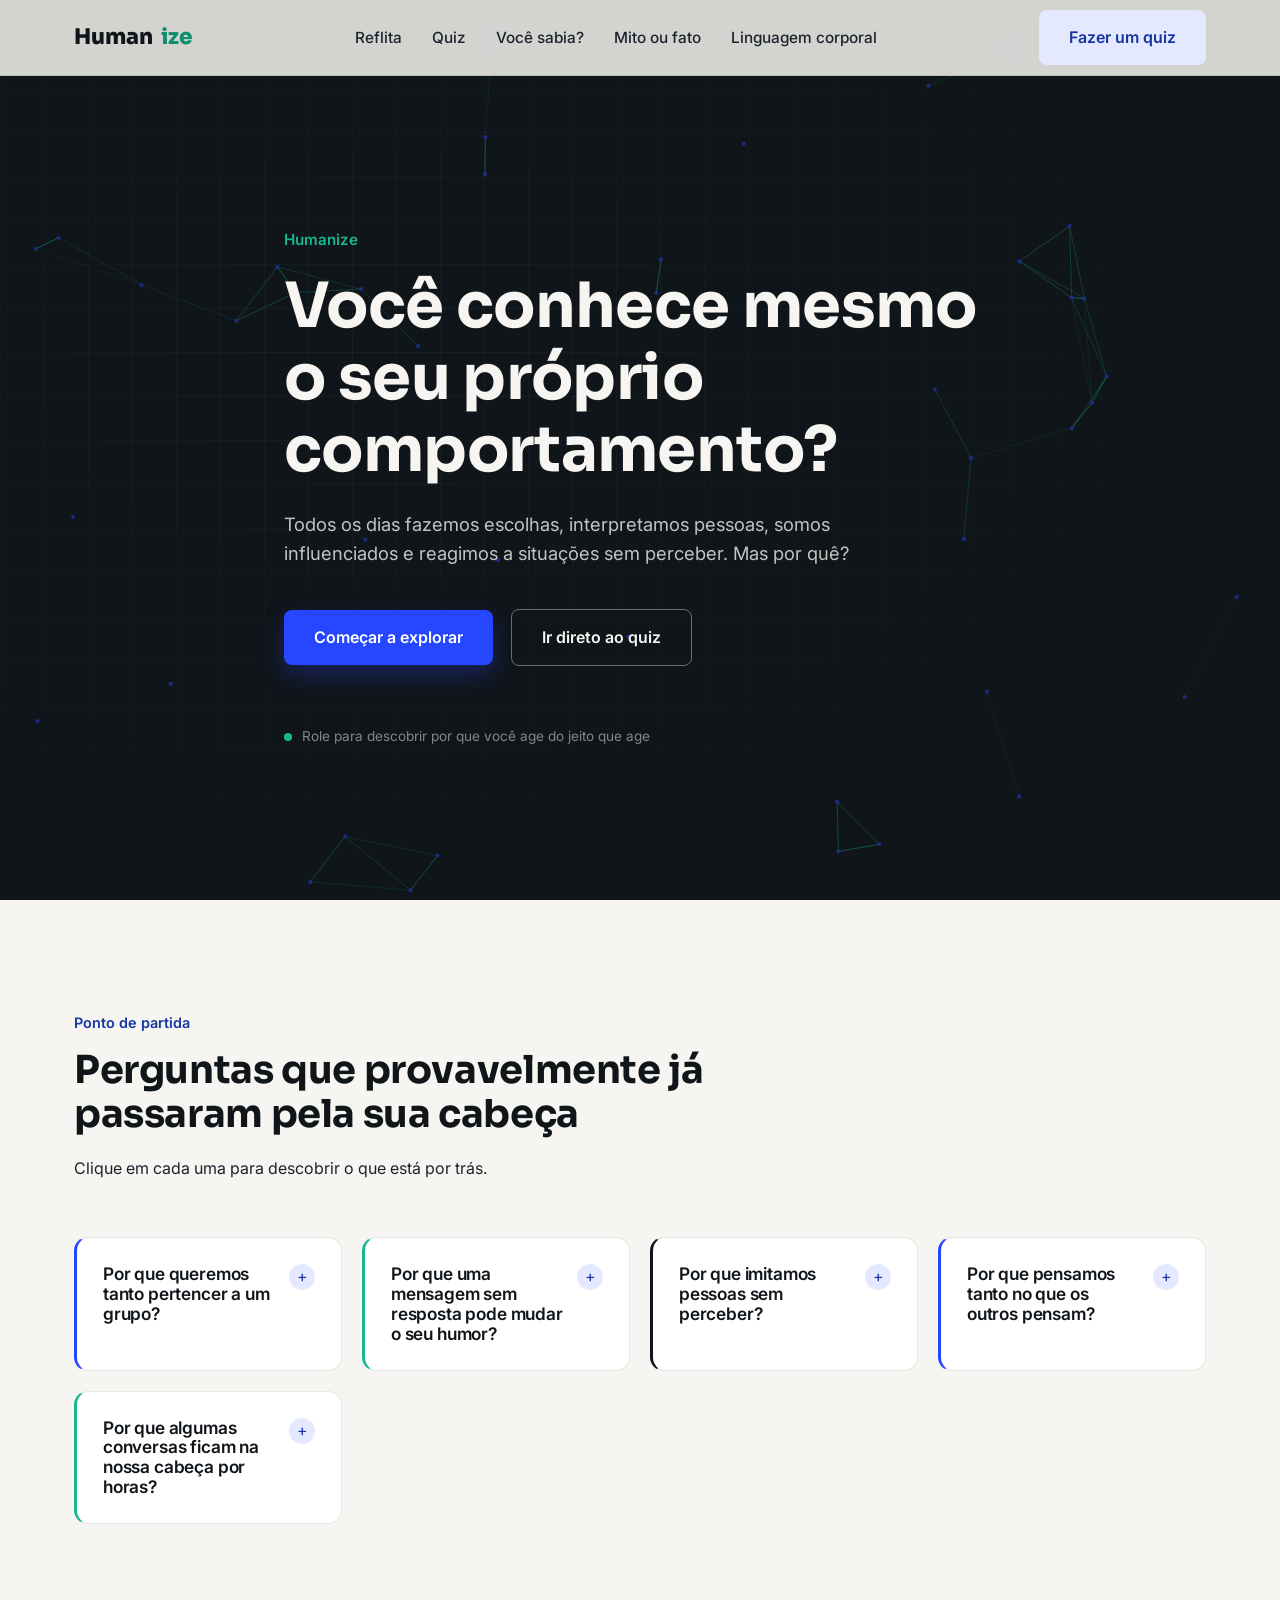
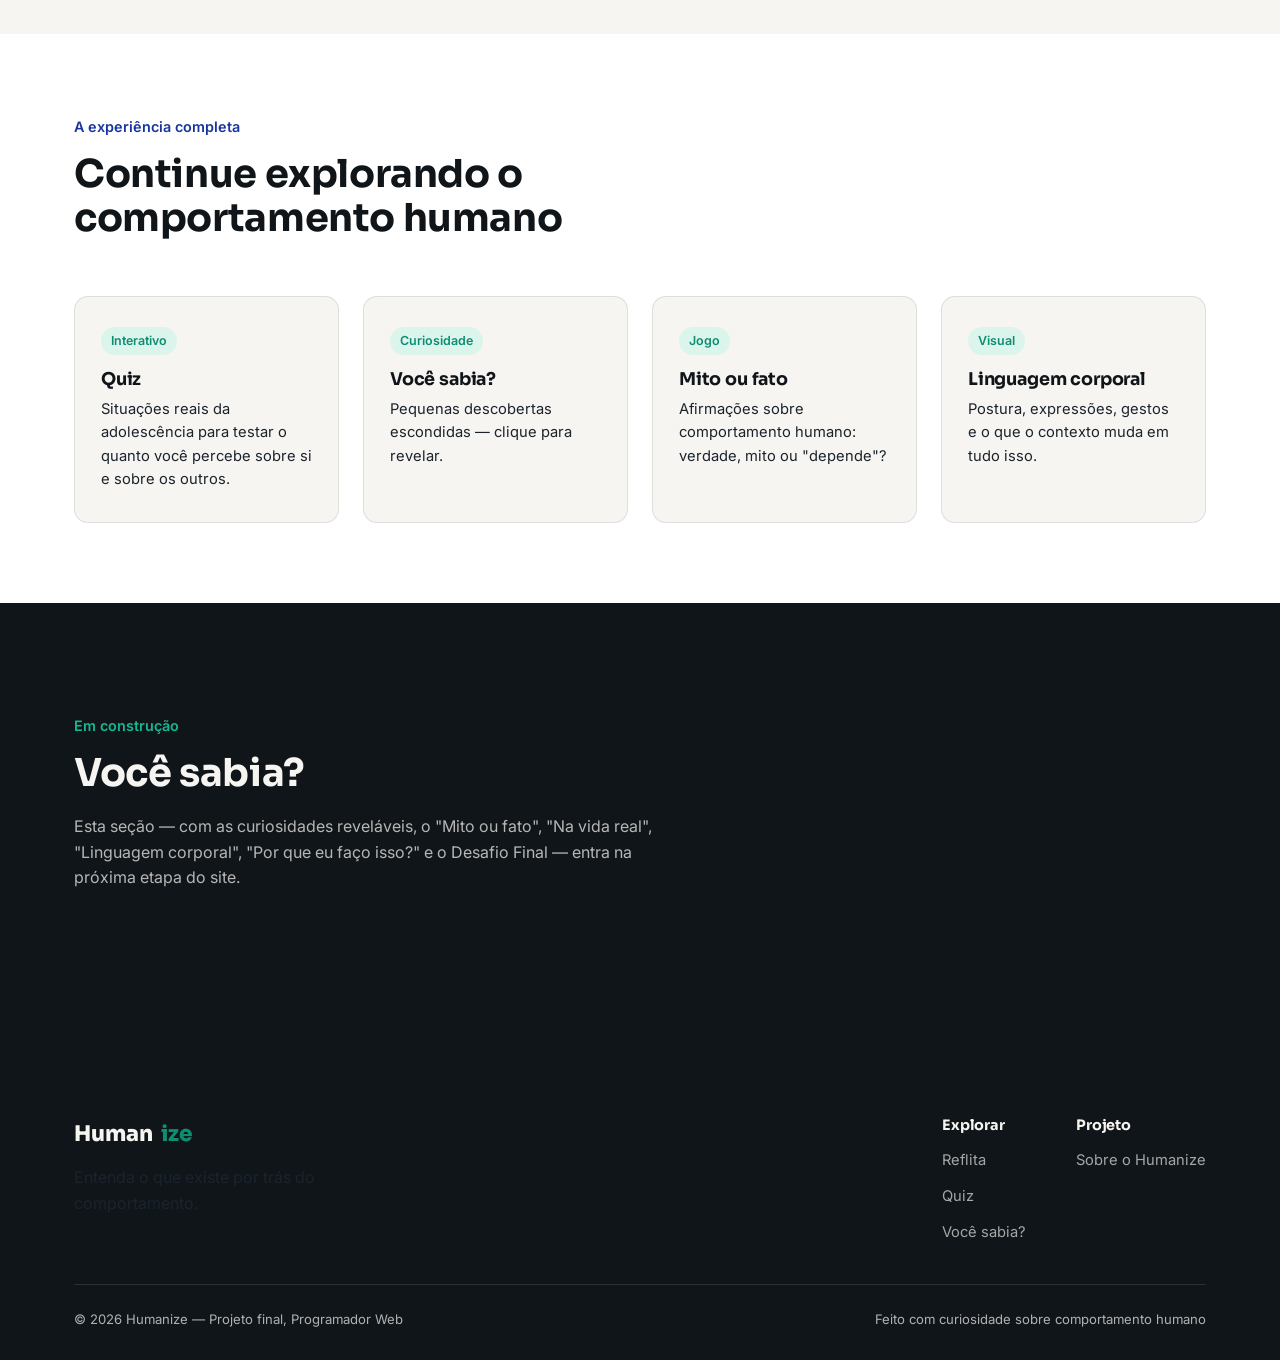
<file: index.html>
<!DOCTYPE html>
<html lang="pt-BR">
<head>
<meta charset="UTF-8">
<meta name="viewport" content="width=device-width, initial-scale=1.0">
<title>Humanize — Entenda o que existe por trás do comportamento</title>
<meta name="description" content="Humanize é uma experiência interativa sobre comportamento humano na adolescência: quizzes, curiosidades, situações reais e descobertas sobre por que agimos do jeito que agimos.">
<link rel="stylesheet" href="style.css">
</head>
<body>

<a href="#main" class="skip-link">Pular para o conteúdo</a>

<header class="site-header">
  <div class="container">
    <a href="index.html" class="logo">Human<span>ize</span></a>

    <nav>
      <ul class="nav-links" id="nav-links">
        <li><a href="reflita">Reflita</a></li>
        <li><a href="quiz.html">Quiz</a></li>
        <li><a href="voce-sabia">Você sabia?</a></li>
        <li><a href="mito-ou-fato.html">Mito ou fato</a></li>
        <li><a href="linguagem-corporal.html">Linguagem corporal</a></li>
      </ul>
    </nav>

    <div class="nav-cta">
      <a href="quiz.html" class="btn btn-ghost">Fazer um quiz</a>
      <button class="menu-toggle" id="menu-toggle" aria-label="Abrir menu" aria-expanded="false" aria-controls="nav-links">
        <span></span><span></span><span></span>
      </button>
    </div>
  </div>
</header>

<main id="main">

  <!-- HERO -->
  <section class="hero">
    <canvas class="hero-canvas" id="hero-canvas" aria-hidden="true"></canvas>
    <div class="hero-grid" aria-hidden="true"></div>
    <div class="container hero-inner">
      <span class="hero-kicker">Humanize</span>
      <h1>Você conhece mesmo o seu próprio comportamento?</h1>
      <p class="lead">Todos os dias fazemos escolhas, interpretamos pessoas, somos influenciados e reagimos a situações sem perceber. Mas por quê?</p>
      <div class="hero-actions">
        <a href="#reflita" class="btn btn-primary">Começar a explorar</a>
        <a href="quiz.html" class="btn btn-outline">Ir direto ao quiz</a>
      </div>
      <div class="hero-hint"><span class="dot"></span> Role para descobrir por que você age do jeito que age</div>
    </div>
  </section>

  <!-- REFLITA -->
  <section class="section" id="reflita">
    <div class="container">
      <div class="section-head fx-in">
        <span class="eyebrow">Ponto de partida</span>
        <h2>Perguntas que provavelmente já passaram pela sua cabeça</h2>
        <p>Clique em cada uma para descobrir o que está por trás.</p>
      </div>

      <div class="reveal-grid">
        <article class="reveal-card fx-in" aria-expanded="false">
          <button class="reveal-toggle">
            <h3>Por que queremos tanto pertencer a um grupo?</h3>
            <span class="icon">+</span>
          </button>
          <div class="reveal-answer">
            <p>Pertencer a um grupo ativa os mesmos circuitos de recompensa do cérebro ligados à sobrevivência: por milhares de anos, fazer parte de um grupo significava proteção. Hoje isso continua influenciando decisões, mesmo sem perigo real envolvido.</p>
          </div>
        </article>

        <article class="reveal-card fx-in" aria-expanded="false">
          <button class="reveal-toggle">
            <h3>Por que uma mensagem sem resposta pode mudar o seu humor?</h3>
            <span class="icon">+</span>
          </button>
          <div class="reveal-answer">
            <p>Nosso cérebro tenta prever o comportamento das pessoas para se sentir seguro. Quando uma resposta não vem, essa previsão falha — e a incerteza é interpretada como uma ameaça pequena, gerando desconforto mesmo sem motivo confirmado.</p>
          </div>
        </article>

        <article class="reveal-card fx-in" aria-expanded="false">
          <button class="reveal-toggle">
            <h3>Por que imitamos pessoas sem perceber?</h3>
            <span class="icon">+</span>
          </button>
          <div class="reveal-answer">
            <p>Isso se chama mimetismo social. Copiar gestos, tom de voz ou expressões de quem está por perto é uma forma automática de sinalizar "eu sou parecido com você, pode confiar em mim" — acontece antes mesmo de pensarmos sobre isso.</p>
          </div>
        </article>

        <article class="reveal-card fx-in" aria-expanded="false">
          <button class="reveal-toggle">
            <h3>Por que pensamos tanto no que os outros pensam?</h3>
            <span class="icon">+</span>
          </button>
          <div class="reveal-answer">
            <p>Na adolescência, a região do cérebro ligada à percepção social se desenvolve intensamente. Isso deixa a opinião alheia mais "alta" na mente — não é exagero seu, é uma fase real do desenvolvimento cerebral.</p>
          </div>
        </article>

        <article class="reveal-card fx-in" aria-expanded="false">
          <button class="reveal-toggle">
            <h3>Por que algumas conversas ficam na nossa cabeça por horas?</h3>
            <span class="icon">+</span>
          </button>
          <div class="reveal-answer">
            <p>Chama-se ruminação: o cérebro revisita momentos sem uma resolução clara, tentando "fechar" a situação. É mais comum em interações com carga emocional ou social, exatamente o tipo que mais vivemos no dia a dia.</p>
          </div>
        </article>
      </div>
    </div>
  </section>

  <!-- EXPLORE O SITE -->
  <section class="section section--tight" style="background:#fff;">
    <div class="container">
      <div class="section-head fx-in">
        <span class="eyebrow">A experiência completa</span>
        <h2>Continue explorando o comportamento humano</h2>
      </div>
      <div class="feature-grid">
        <a class="feature-card fx-in" href="quiz.html">
          <span class="tag">Interativo</span>
          <h3>Quiz</h3>
          <p>Situações reais da adolescência para testar o quanto você percebe sobre si e sobre os outros.</p>
        </a>
        <a class="feature-card fx-in" href="#voce-sabia">
          <span class="tag">Curiosidade</span>
          <h3>Você sabia?</h3>
          <p>Pequenas descobertas escondidas — clique para revelar.</p>
        </a>
        <a class="feature-card fx-in" href="#mito-ou-fato">
          <span class="tag">Jogo</span>
          <h3>Mito ou fato</h3>
          <p>Afirmações sobre comportamento humano: verdade, mito ou "depende"?</p>
        </a>
        <a class="feature-card fx-in" href="#linguagem-corporal">
          <span class="tag">Visual</span>
          <h3>Linguagem corporal</h3>
          <p>Postura, expressões, gestos e o que o contexto muda em tudo isso.</p>
        </a>
      </div>
    </div>
  </section>

  <!-- VOCÊ SABIA (placeholder da próxima etapa) -->
  <section class="section section--dark" id="voce-sabia">
    <div class="container">
      <div class="section-head fx-in">
        <span class="eyebrow">Em construção</span>
        <h2>Você sabia?</h2>
        <p>Esta seção — com as curiosidades reveláveis, o "Mito ou fato", "Na vida real", "Linguagem corporal", "Por que eu faço isso?" e o Desafio Final — entra na próxima etapa do site.</p>
      </div>
    </div>
  </section>

</main>

<footer class="site-footer">
  <div class="container">
    <div class="footer-top">
      <div>
        <a href="index.html" class="logo">Human<span>ize</span></a>
        <p style="max-width:32ch; margin-top:14px;">Entenda o que existe por trás do comportamento.</p>
      </div>
      <div class="footer-links">
        <div>
          <h4>Explorar</h4>
          <ul>
            <li><a href="#reflita">Reflita</a></li>
            <li><a href="quiz.html">Quiz</a></li>
            <li><a href="#voce-sabia">Você sabia?</a></li>
          </ul>
        </div>
        <div>
          <h4>Projeto</h4>
          <ul>
            <li><a href="#main">Sobre o Humanize</a></li>
          </ul>
        </div>
      </div>
    </div>
    <div class="footer-bottom">
      <span>© 2026 Humanize — Projeto final, Programador Web</span>
      <span>Feito com curiosidade sobre comportamento humano</span>
    </div>
  </div>
</footer>

<button class="back-to-top" id="back-to-top" aria-label="Voltar ao topo">↑</button>

<script src="script.js"></script>
</body>
</html>
</file>
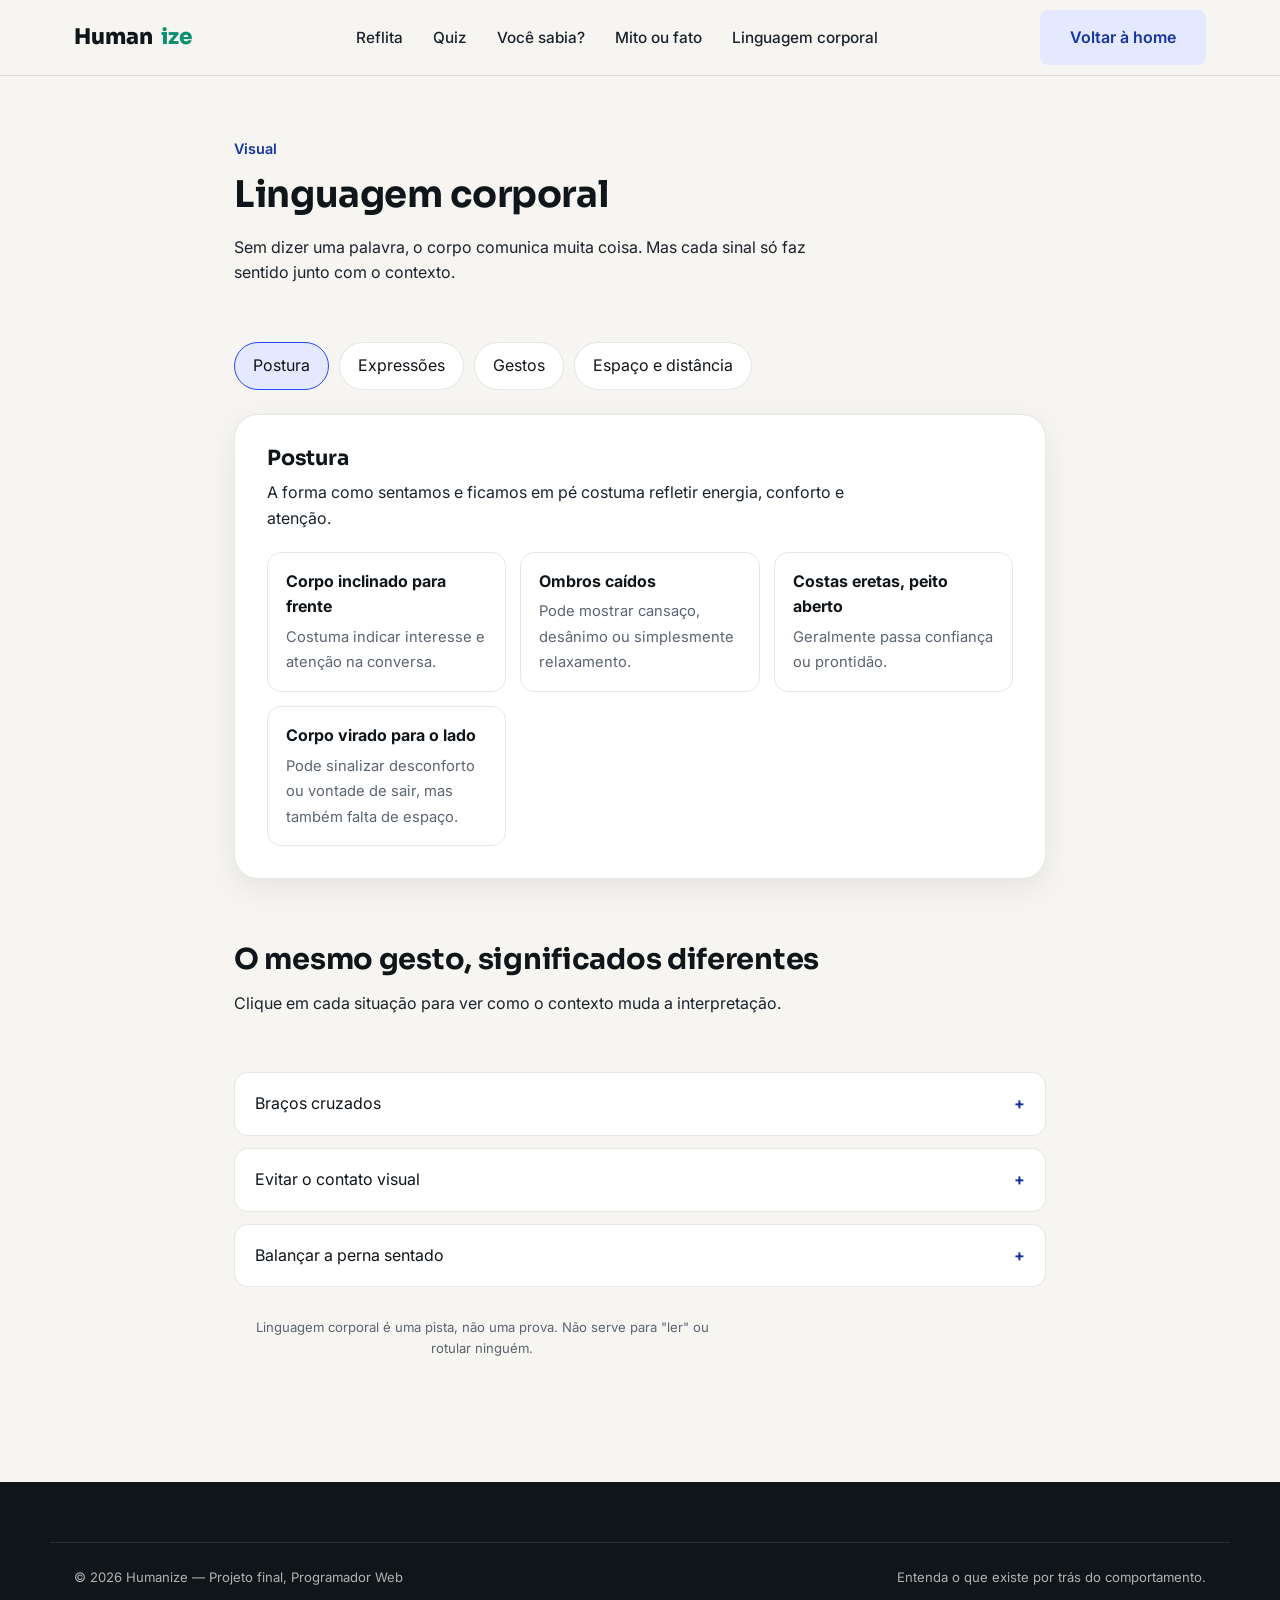
<file: linguagem-corporal.html>
<!DOCTYPE html>
<html lang="pt-BR">
<head>
<meta charset="UTF-8">
<meta name="viewport" content="width=device-width, initial-scale=1.0">
<title>Linguagem corporal — Humanize</title>
<meta name="description" content="Postura, expressões, gestos e o que o contexto muda em tudo isso.">
<link rel="stylesheet" href="style.css">
<style>
  .body-shell{max-width:860px;margin:0 auto;}
  .tabs{display:flex;flex-wrap:wrap;gap:10px;margin-bottom:24px;}
  .tab-btn{font:inherit;padding:10px 18px;border:1.5px solid var(--line);border-radius:99px;background:#fff;color:var(--ink);cursor:pointer;transition:border-color .2s ease,background .2s ease;}
  .tab-btn:hover{border-color:var(--blue);}
  .tab-btn[aria-selected="true"]{background:var(--blue-soft);border-color:var(--blue);}
  .tab-panel{background:#fff;border:1px solid var(--line);border-radius:var(--radius-lg);padding:32px;box-shadow:var(--shadow-soft);}
  .tab-panel h2{font-size:1.3rem;margin-bottom:10px;}
  .tab-panel > p{margin-bottom:20px;}
  .sign-list{list-style:none;margin:0;padding:0;display:grid;grid-template-columns:repeat(auto-fit,minmax(230px,1fr));gap:14px;}
  .sign-list li{border:1px solid var(--line);border-radius:var(--radius-md);padding:16px 18px;}
  .sign-list strong{display:block;margin-bottom:4px;}
  .sign-list span{font-size:.92rem;color:var(--grey);}
  .context-list{display:flex;flex-direction:column;gap:12px;}
  .context-item{border:1px solid var(--line);border-radius:var(--radius-md);background:#fff;overflow:hidden;}
  .context-item button{font:inherit;width:100%;text-align:left;padding:18px 20px;border:0;background:none;color:var(--ink);cursor:pointer;display:flex;justify-content:space-between;gap:16px;}
  .context-item button .icon{color:var(--blue-deep);font-weight:700;}
  .context-answer{display:none;padding:0 20px 18px;}
  .context-answer p{margin:0 0 8px;font-size:.95rem;}
  .context-item.is-open .context-answer{display:block;}
  .context-item.is-open{border-color:var(--blue);}
  .body-note{font-size:.82rem;color:var(--grey);margin-top:30px;text-align:center;}
  [hidden]{display:none !important;}
</style>
</head>
<body>

<a href="#main" class="skip-link">Pular para o conteúdo</a>

<header class="site-header">
  <div class="container">
    <a href="index.html" class="logo">Human<span>ize</span></a>
    <nav>
      <ul class="nav-links" id="nav-links">
        <li><a href="index.html#reflita">Reflita</a></li>
        <li><a href="quiz.html">Quiz</a></li>
        <li><a href="index.html#voce-sabia">Você sabia?</a></li>
        <li><a href="mito-ou-fato.html">Mito ou fato</a></li>
        <li><a href="linguagem-corporal.html">Linguagem corporal</a></li>
      </ul>
    </nav>
    <div class="nav-cta">
      <a href="index.html" class="btn btn-ghost">Voltar à home</a>
      <button class="menu-toggle" id="menu-toggle" aria-label="Abrir menu" aria-expanded="false" aria-controls="nav-links">
        <span></span><span></span><span></span>
      </button>
    </div>
  </div>
</header>

<main id="main">
  <section class="section" style="padding-top:calc(var(--header-h) + 60px);">
    <div class="container body-shell">

      <div class="section-head">
        <span class="eyebrow">Visual</span>
        <h1 style="font-family:var(--font-head); font-size:clamp(1.7rem,3vw,2.3rem);">Linguagem corporal</h1>
        <p>Sem dizer uma palavra, o corpo comunica muita coisa. Mas cada sinal só faz sentido junto com o contexto.</p>
      </div>

      <div class="tabs" role="tablist" aria-label="Tipos de sinais corporais" id="tabs"></div>
      <div class="tab-panel" id="tab-panel" role="tabpanel" tabindex="0"></div>

      <div class="section-head" style="margin-top:64px;">
        <h2 style="font-family:var(--font-head); font-size:clamp(1.4rem,2.5vw,1.8rem);">O mesmo gesto, significados diferentes</h2>
        <p>Clique em cada situação para ver como o contexto muda a interpretação.</p>
      </div>
      <div class="context-list" id="context-list"></div>

      <p class="body-note">Linguagem corporal é uma pista, não uma prova. Não serve para "ler" ou rotular ninguém.</p>
    </div>
  </section>
</main>

<footer class="site-footer">
  <div class="container footer-bottom" style="border-top:1px solid rgba(246,245,241,.12); padding-top:24px;">
    <span>© 2026 Humanize — Projeto final, Programador Web</span>
    <span>Entenda o que existe por trás do comportamento.</span>
  </div>
</footer>

<button class="back-to-top" id="back-to-top" aria-label="Voltar ao topo">↑</button>

<script src="script.js"></script>
<script>
(function () {
  var groups = [
    { id: "postura", name: "Postura",
      intro: "A forma como sentamos e ficamos em pé costuma refletir energia, conforto e atenção.",
      signs: [
        ["Corpo inclinado para frente", "Costuma indicar interesse e atenção na conversa."],
        ["Ombros caídos", "Pode mostrar cansaço, desânimo ou simplesmente relaxamento."],
        ["Costas eretas, peito aberto", "Geralmente passa confiança ou prontidão."],
        ["Corpo virado para o lado", "Pode sinalizar desconforto ou vontade de sair, mas também falta de espaço."]
      ] },
    { id: "expressoes", name: "Expressões",
      intro: "O rosto é a parte mais expressiva do corpo, e muitas expressões básicas são reconhecidas em várias culturas.",
      signs: [
        ["Sobrancelhas levantadas", "Surpresa, curiosidade ou dúvida."],
        ["Sorriso que enruga os olhos", "Tende a mostrar alegria genuína."],
        ["Testa franzida", "Concentração, preocupação ou desaprovação."],
        ["Lábios apertados", "Pode indicar tensão, contenção ou desagrado."]
      ] },
    { id: "gestos", name: "Gestos",
      intro: "Mãos e braços reforçam o que dizemos, e alguns gestos têm sentidos diferentes em cada cultura.",
      signs: [
        ["Mãos soltas ao falar", "Costuma acompanhar entusiasmo e ajuda a enfatizar ideias."],
        ["Mexer no cabelo ou nas mãos", "Pode ser nervosismo, mas também apenas hábito."],
        ["Braços cruzados", "Defesa ou fechamento, ou só frio e conforto."],
        ["Polegar para cima", "Positivo em muitos lugares, mas ofensivo em alguns países."]
      ] },
    { id: "espaco", name: "Espaço e distância",
      intro: "Cada pessoa tem uma distância em que se sente confortável, e ela varia com a relação e a cultura.",
      signs: [
        ["Aproximar-se de alguém", "Pode sinalizar intimidade ou confiança."],
        ["Afastar-se aos poucos", "Pode mostrar desconforto com a proximidade."],
        ["Sentar lado a lado", "Costuma passar cooperação, e frente a frente, confronto ou formalidade."],
        ["Espelhar a postura do outro", "Sinal comum de sintonia entre duas pessoas."]
      ] }
  ];

  var contexts = [
    { q: "Braços cruzados",
      a: ["Numa sala gelada: provavelmente só frio.", "Numa discussão, com o rosto tenso: pode ser defesa ou irritação.", "Numa conversa tranquila, com sorriso: apenas uma posição confortável."] },
    { q: "Evitar o contato visual",
      a: ["Para alguém tímido: costuma ser insegurança, não desinteresse.", "Em algumas culturas: olhar direto pode ser visto como falta de respeito.", "Ao tentar lembrar algo: o olhar se desvia para ajudar a concentração."] },
    { q: "Balançar a perna sentado",
      a: ["Antes de uma prova: ansiedade ou nervosismo.", "Numa aula longa: tédio ou energia acumulada.", "Ouvindo uma música: ritmo, sem significado emocional."] }
  ];

  var tabs = document.getElementById("tabs");
  var panel = document.getElementById("tab-panel");

  function select(id) {
    var g = groups.filter(function (x) { return x.id === id; })[0];
    tabs.querySelectorAll(".tab-btn").forEach(function (b) {
      b.setAttribute("aria-selected", b.dataset.id === id ? "true" : "false");
    });
    panel.setAttribute("aria-labelledby", "tab-" + id);
    var html = "<h2></h2><p></p><ul class='sign-list'></ul>";
    panel.innerHTML = html;
    panel.querySelector("h2").textContent = g.name;
    panel.querySelector("p").textContent = g.intro;
    var ul = panel.querySelector("ul");
    g.signs.forEach(function (s) {
      var li = document.createElement("li");
      var st = document.createElement("strong"); st.textContent = s[0];
      var sp = document.createElement("span"); sp.textContent = s[1];
      li.appendChild(st); li.appendChild(sp); ul.appendChild(li);
    });
  }

  groups.forEach(function (g) {
    var b = document.createElement("button");
    b.className = "tab-btn"; b.id = "tab-" + g.id; b.dataset.id = g.id;
    b.setAttribute("role", "tab"); b.textContent = g.name;
    b.addEventListener("click", function () { select(g.id); });
    tabs.appendChild(b);
  });
  select(groups[0].id);

  var list = document.getElementById("context-list");
  contexts.forEach(function (c) {
    var item = document.createElement("div"); item.className = "context-item";
    var btn = document.createElement("button");
    btn.setAttribute("aria-expanded", "false");
    var t = document.createElement("span"); t.textContent = c.q;
    var ic = document.createElement("span"); ic.className = "icon"; ic.textContent = "+";
    btn.appendChild(t); btn.appendChild(ic);
    var ans = document.createElement("div"); ans.className = "context-answer";
    c.a.forEach(function (line) { var p = document.createElement("p"); p.textContent = line; ans.appendChild(p); });
    btn.addEventListener("click", function () {
      var open = item.classList.toggle("is-open");
      btn.setAttribute("aria-expanded", open);
      ic.textContent = open ? "−" : "+";
    });
    item.appendChild(btn); item.appendChild(ans); list.appendChild(item);
  });
})();
</script>
</body>
</html>
</file>
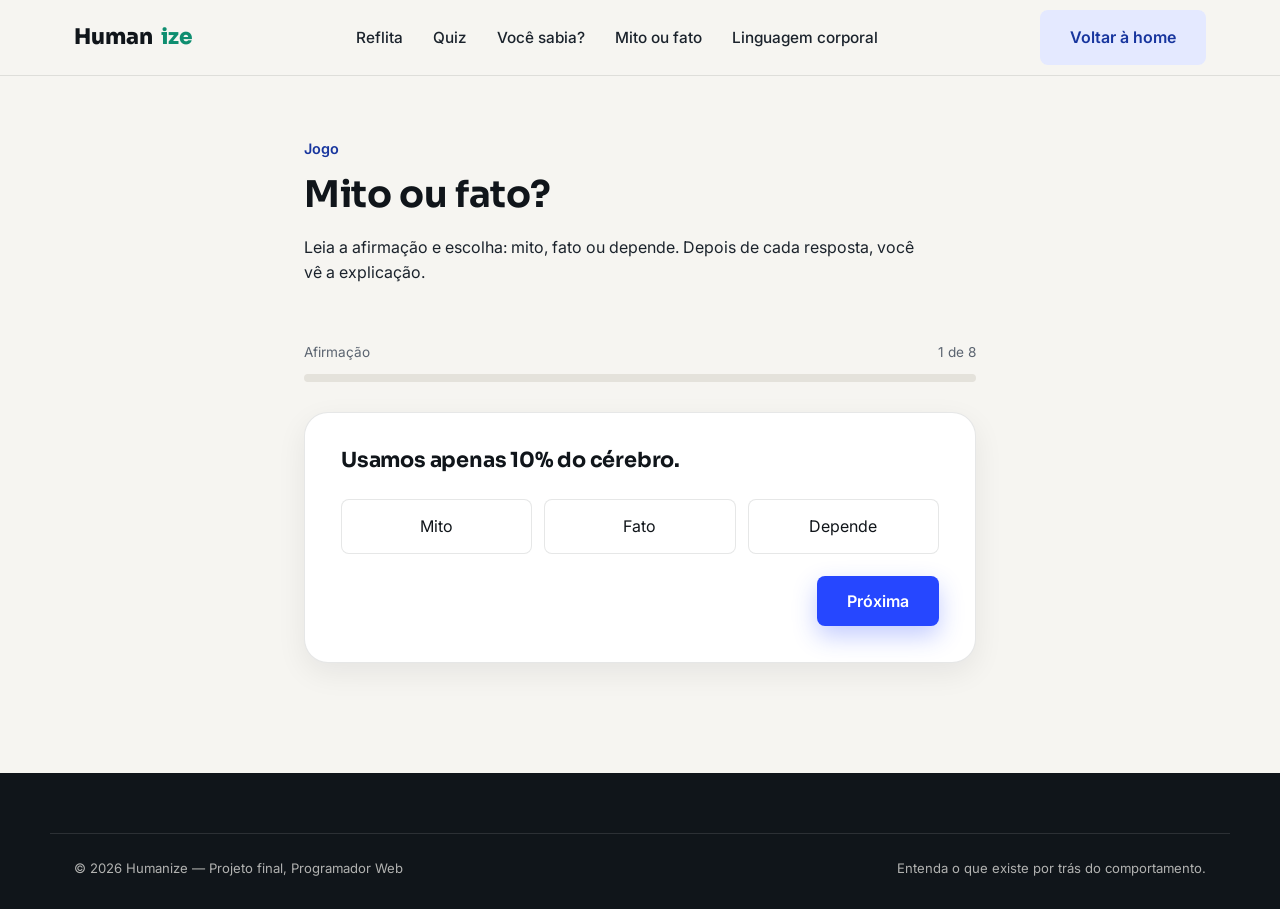
<file: mito-ou-fato.html>
<!DOCTYPE html>
<html lang="pt-BR">
<head>
<meta charset="UTF-8">
<meta name="viewport" content="width=device-width, initial-scale=1.0">
<title>Mito ou fato — Humanize</title>
<meta name="description" content="Afirmações sobre comportamento humano: verdade, mito ou depende? Teste o que você acha que sabe.">
<link rel="stylesheet" href="style.css">
<style>
  .game-shell{max-width:720px;margin:0 auto;}
  .game-meta{display:flex;justify-content:space-between;font-size:.85rem;color:var(--grey);margin-bottom:10px;}
  .progress-track{width:100%;height:8px;background:var(--grey-light);border-radius:99px;overflow:hidden;margin-bottom:30px;}
  .progress-fill{height:100%;width:0%;background:linear-gradient(90deg,var(--blue),var(--green));transition:width .4s ease;}
  .claim-card{background:#fff;border:1px solid var(--line);border-radius:var(--radius-lg);padding:36px;box-shadow:var(--shadow-soft);}
  .claim-card h2{font-size:1.3rem;margin-bottom:26px;}
  .answer-row{display:grid;grid-template-columns:repeat(3,1fr);gap:12px;margin-bottom:22px;}
  .answer-btn{font:inherit;padding:14px 10px;border:1.5px solid var(--line);border-radius:var(--radius-sm);background:#fff;color:var(--ink);cursor:pointer;transition:border-color .2s ease,background .2s ease;}
  .answer-btn:hover:not([disabled]){border-color:var(--blue);}
  .answer-btn.is-correct{border-color:var(--green);background:var(--green-soft);}
  .answer-btn.is-wrong{border-color:#D64545;background:#FBE8E8;}
  .answer-btn[disabled]{cursor:default;}
  .feedback-box{display:none;background:var(--blue-soft);border-radius:var(--radius-md);padding:20px 22px;margin-bottom:24px;}
  .feedback-box.is-visible{display:block;}
  .feedback-box strong{display:block;margin-bottom:6px;}
  .feedback-box p{margin:0;color:var(--ink);font-size:.95rem;}
  .game-nav{display:flex;justify-content:flex-end;}
  .result-box{text-align:center;padding:20px 0;}
  .result-score{font-family:var(--font-head);font-size:3rem;font-weight:800;color:var(--blue-deep);}
  .game-note{font-size:.82rem;color:var(--grey);margin-top:30px;text-align:center;}
  [hidden]{display:none !important;}
  @media (max-width:520px){.answer-row{grid-template-columns:1fr;}.claim-card{padding:24px;}}
</style>
</head>
<body>

<a href="#main" class="skip-link">Pular para o conteúdo</a>

<header class="site-header">
  <div class="container">
    <a href="index.html" class="logo">Human<span>ize</span></a>
    <nav>
      <ul class="nav-links" id="nav-links">
        <li><a href="index.html#reflita">Reflita</a></li>
        <li><a href="quiz.html">Quiz</a></li>
        <li><a href="index.html#voce-sabia">Você sabia?</a></li>
        <li><a href="mito-ou-fato.html">Mito ou fato</a></li>
        <li><a href="linguagem-corporal.html">Linguagem corporal</a></li>
      </ul>
    </nav>
    <div class="nav-cta">
      <a href="index.html" class="btn btn-ghost">Voltar à home</a>
      <button class="menu-toggle" id="menu-toggle" aria-label="Abrir menu" aria-expanded="false" aria-controls="nav-links">
        <span></span><span></span><span></span>
      </button>
    </div>
  </div>
</header>

<main id="main">
  <section class="section" style="padding-top:calc(var(--header-h) + 60px);">
    <div class="container game-shell">

      <div class="section-head">
        <span class="eyebrow">Jogo</span>
        <h1 style="font-family:var(--font-head); font-size:clamp(1.7rem,3vw,2.3rem);">Mito ou fato?</h1>
        <p>Leia a afirmação e escolha: mito, fato ou depende. Depois de cada resposta, você vê a explicação.</p>
      </div>

      <div id="game">
        <div class="game-meta"><span>Afirmação</span><span id="progress-label"></span></div>
        <div class="progress-track"><div class="progress-fill" id="progress-fill"></div></div>
        <div class="claim-card">
          <h2 id="claim-text"></h2>
          <div class="answer-row" id="answer-row">
            <button class="answer-btn" data-answer="mito">Mito</button>
            <button class="answer-btn" data-answer="fato">Fato</button>
            <button class="answer-btn" data-answer="depende">Depende</button>
          </div>
          <div class="feedback-box" id="feedback-box" role="status" aria-live="polite">
            <strong id="feedback-title"></strong>
            <p id="feedback-text"></p>
          </div>
          <div class="game-nav">
            <button class="btn btn-primary" id="next-btn" disabled>Próxima</button>
          </div>
        </div>
      </div>

      <div id="result" hidden>
        <div class="claim-card result-box">
          <p class="eyebrow" style="display:block;">Resultado</p>
          <div class="result-score" id="result-score">0/0</div>
          <h2 id="result-title"></h2>
          <p id="result-text" style="margin:0 auto 26px;"></p>
          <div style="display:flex; gap:14px; justify-content:center; flex-wrap:wrap;">
            <button class="btn btn-primary" id="retry-btn">Jogar de novo</button>
            <a class="btn btn-outline" style="color:var(--ink); border-color:var(--line);" href="linguagem-corporal.html">Ver linguagem corporal</a>
          </div>
        </div>
        <p class="game-note">Este jogo é uma reflexão sobre comportamento humano — não é um diagnóstico psicológico.</p>
      </div>

    </div>
  </section>
</main>

<footer class="site-footer">
  <div class="container footer-bottom" style="border-top:1px solid rgba(246,245,241,.12); padding-top:24px;">
    <span>© 2026 Humanize — Projeto final, Programador Web</span>
    <span>Entenda o que existe por trás do comportamento.</span>
  </div>
</footer>

<button class="back-to-top" id="back-to-top" aria-label="Voltar ao topo">↑</button>

<script src="script.js"></script>
<script>
(function () {
  var claims = [
    { text: "Usamos apenas 10% do cérebro.", answer: "mito",
      why: "Imagens cerebrais mostram atividade em todas as regiões. Nem todas ao mesmo tempo, mas todas são usadas." },
    { text: "Imitar sem perceber o gesto de quem conversa com você é normal.", answer: "fato",
      why: "É o mimetismo social: copiar postura, gestos e tom de voz acontece automaticamente e ajuda a criar conexão." },
    { text: "Quem desvia o olhar enquanto fala está mentindo.", answer: "mito",
      why: "Desviar o olhar pode indicar concentração, timidez ou cultura diferente. Estudos mostram que não é um sinal confiável de mentira." },
    { text: "Na adolescência, a opinião dos outros pesa mais do que na infância.", answer: "fato",
      why: "As regiões do cérebro ligadas à percepção social se desenvolvem intensamente nessa fase. Não é exagero, é desenvolvimento." },
    { text: "Cruzar os braços sempre significa que a pessoa está fechada ou irritada.", answer: "mito",
      why: "Pode ser frio, cansaço, conforto ou hábito. Um gesto isolado não diz muito sem o contexto." },
    { text: "Dormir mal pode mudar a forma como interpretamos o humor dos outros.", answer: "fato",
      why: "Com pouco sono, o cérebro tende a reagir com mais intensidade a sinais de ameaça, e expressões neutras podem parecer hostis." },
    { text: "Quanto mais você pensa em uma conversa depois dela, mais ela foi importante.", answer: "depende",
      why: "A ruminação acontece quando o cérebro tenta fechar algo sem resolução. Pode vir de importância real, mas também de incerteza ou insegurança." },
    { text: "Pessoas mais extrovertidas são sempre mais felizes.", answer: "depende",
      why: "Há relação em alguns estudos, mas ela é fraca e varia com o ambiente. Muita gente introvertida vive bem com pouca interação social." }
  ];
  var labels = { mito: "Mito", fato: "Fato", depende: "Depende" };

  var i = 0, score = 0;
  var $ = function (id) { return document.getElementById(id); };
  var buttons = document.querySelectorAll(".answer-btn");

  function show() {
    var c = claims[i];
    $("claim-text").textContent = c.text;
    $("progress-label").textContent = (i + 1) + " de " + claims.length;
    $("progress-fill").style.width = (i / claims.length * 100) + "%";
    $("feedback-box").classList.remove("is-visible");
    $("next-btn").disabled = true;
    $("next-btn").textContent = i === claims.length - 1 ? "Ver resultado" : "Próxima";
    buttons.forEach(function (b) { b.disabled = false; b.className = "answer-btn"; });
  }

  function answer(choice) {
    var c = claims[i], ok = choice === c.answer;
    if (ok) score++;
    buttons.forEach(function (b) {
      b.disabled = true;
      if (b.dataset.answer === c.answer) b.classList.add("is-correct");
      else if (b.dataset.answer === choice) b.classList.add("is-wrong");
    });
    $("feedback-title").textContent = (ok ? "Certo! " : "Quase. ") + "A resposta é: " + labels[c.answer] + ".";
    $("feedback-text").textContent = c.why;
    $("feedback-box").classList.add("is-visible");
    $("next-btn").disabled = false;
  }

  function finish() {
    $("game").hidden = true;
    $("result").hidden = false;
    $("result-score").textContent = score + "/" + claims.length;
    var r = score / claims.length;
    $("result-title").textContent = r >= 0.75 ? "Você tem um bom olhar crítico." : r >= 0.4 ? "Boa! Algumas surpresas no caminho." : "Muita coisa surpreende, e isso é normal.";
    $("result-text").textContent = "Muitos mitos sobre comportamento parecem verdade porque são repetidos o tempo todo. Duvidar e checar é o primeiro passo para entender melhor as pessoas.";
  }

  buttons.forEach(function (b) { b.addEventListener("click", function () { answer(b.dataset.answer); }); });
  $("next-btn").addEventListener("click", function () {
    i++;
    if (i >= claims.length) { $("progress-fill").style.width = "100%"; finish(); } else show();
  });
  $("retry-btn").addEventListener("click", function () {
    i = 0; score = 0; $("result").hidden = true; $("game").hidden = false; show();
  });

  show();
})();
</script>
</body>
</html>
</file>
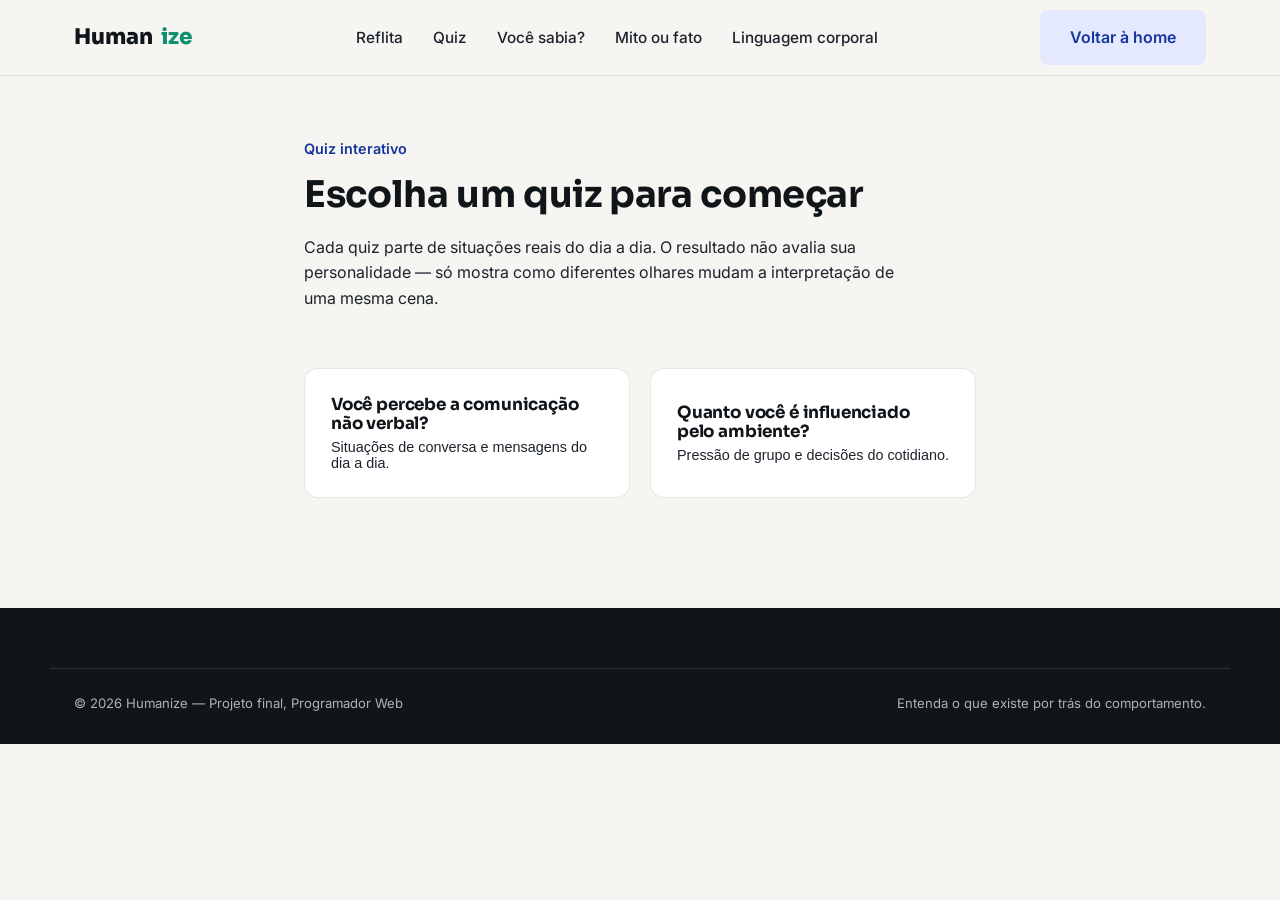
<file: quiz.html>
<!DOCTYPE html>
<html lang="pt-BR">
<head>
<meta charset="UTF-8">
<meta name="viewport" content="width=device-width, initial-scale=1.0">
<title>Quiz — Humanize</title>
<meta name="description" content="Situações reais da adolescência para testar o quanto você percebe sobre comunicação, influência social e comportamento humano.">
<link rel="stylesheet" href="style.css">
<style>
  .quiz-shell{max-width:720px;margin:0 auto;}
  .quiz-picker{display:grid;grid-template-columns:repeat(auto-fit,minmax(220px,1fr));gap:20px;}
  .quiz-pick-card{background:#fff;border:1px solid var(--line);border-radius:var(--radius-md);padding:26px;cursor:pointer;text-align:left;transition:transform .2s ease, box-shadow .2s ease;}
  .quiz-pick-card:hover{transform:translateY(-3px);box-shadow:var(--shadow-soft);}
  .quiz-pick-card h3{font-size:1.05rem;margin-bottom:6px;}
  .quiz-pick-card p{font-size:.9rem;margin:0;}
  .progress-track{width:100%;height:8px;background:var(--grey-light);border-radius:99px;overflow:hidden;margin-bottom:36px;}
  .progress-fill{height:100%;width:0%;background:linear-gradient(90deg, var(--blue), var(--green));transition:width .4s ease;}
  .quiz-meta{display:flex;justify-content:space-between;font-size:.85rem;color:var(--grey);margin-bottom:10px;}
  .question-card{background:#fff;border:1px solid var(--line);border-radius:var(--radius-lg);padding:36px;box-shadow:var(--shadow-soft);}
  .question-card h2{font-size:1.3rem;margin-bottom:26px;}
  .option-list{display:flex;flex-direction:column;gap:12px;list-style:none;margin:0 0 22px;padding:0;}
  .option-btn{all:unset;display:block;padding:16px 18px;border:1.5px solid var(--line);border-radius:var(--radius-sm);cursor:pointer;transition:border-color .2s ease, background .2s ease;font-size:.98rem;}
  .option-btn:hover{border-color:var(--blue);}
  .option-btn.is-correct{border-color:var(--green);background:var(--green-soft);}
  .option-btn.is-wrong{border-color:#D64545;background:#FBE8E8;}
  .option-btn[disabled]{cursor:default;}
  .feedback-box{display:none;background:var(--blue-soft);border-radius:var(--radius-md);padding:20px 22px;margin-bottom:24px;}
  .feedback-box.is-visible{display:block;}
  .feedback-box p{margin:0;color:var(--ink);font-size:.95rem;}
  .quiz-nav{display:flex;justify-content:flex-end;}
  .result-box{text-align:center;padding:20px 0;}
  .result-score{font-family:var(--font-head);font-size:3rem;font-weight:800;color:var(--blue-deep);}
  .quiz-disclaimer{font-size:.82rem;color:var(--grey);margin-top:30px;text-align:center;}
  [hidden]{display:none !important;}
</style>
</head>
<body>

<a href="#main" class="skip-link">Pular para o conteúdo</a>

<header class="site-header">
  <div class="container">
    <a href="index.html" class="logo">Human<span>ize</span></a>
    <nav>
      <ul class="nav-links" id="nav-links">
        <li><a href="index.html#reflita">Reflita</a></li>
        <li><a href="quiz.html">Quiz</a></li>
        <li><a href="index.html#voce-sabia">Você sabia?</a></li>
        <li><a href="index.html#mito-ou-fato">Mito ou fato</a></li>
        <li><a href="index.html#linguagem-corporal">Linguagem corporal</a></li>
      </ul>
    </nav>
    <div class="nav-cta">
      <a href="index.html" class="btn btn-ghost">Voltar à home</a>
      <button class="menu-toggle" id="menu-toggle" aria-label="Abrir menu" aria-expanded="false" aria-controls="nav-links">
        <span></span><span></span><span></span>
      </button>
    </div>
  </div>
</header>

<main id="main">
  <section class="section" style="padding-top:calc(var(--header-h) + 60px);">
    <div class="container quiz-shell">

      <!-- Seletor de quiz -->
      <div id="quiz-picker">
        <div class="section-head">
          <span class="eyebrow">Quiz interativo</span>
          <h1 style="font-family:var(--font-head); font-size:clamp(1.7rem,3vw,2.3rem);">Escolha um quiz para começar</h1>
          <p>Cada quiz parte de situações reais do dia a dia. O resultado não avalia sua personalidade — só mostra como diferentes olhares mudam a interpretação de uma mesma cena.</p>
        </div>
        <div class="quiz-picker" id="quiz-list"></div>
      </div>

      <!-- Área do quiz em andamento -->
      <div id="quiz-player" hidden>
        <div class="quiz-meta">
          <span id="quiz-title-label"></span>
          <span id="quiz-progress-label"></span>
        </div>
        <div class="progress-track"><div class="progress-fill" id="progress-fill"></div></div>

        <div class="question-card">
          <h2 id="question-text"></h2>
          <ul class="option-list" id="option-list"></ul>
          <div class="feedback-box" id="feedback-box"><p id="feedback-text"></p></div>
          <div class="quiz-nav">
            <button class="btn btn-primary" id="next-btn" disabled>Próxima</button>
          </div>
        </div>
      </div>

      <!-- Resultado -->
      <div id="quiz-result" hidden>
        <div class="question-card result-box">
          <p class="eyebrow" style="display:block;">Resultado</p>
          <div class="result-score" id="result-score">0/0</div>
          <h2 id="result-title">Você percebeu mais do que imaginava.</h2>
          <p id="result-text" style="margin:0 auto 26px;"></p>
          <div style="display:flex; gap:14px; justify-content:center; flex-wrap:wrap;">
            <button class="btn btn-primary" id="retry-btn">Tentar outro quiz</button>
            <a class="btn btn-outline" style="color:var(--ink); border-color:var(--line);" href="index.html">Voltar à home</a>
          </div>
        </div>
        <p class="quiz-disclaimer">Este quiz é uma reflexão sobre comportamento social e comunicação — não é um diagnóstico psicológico.</p>
      </div>

    </div>
  </section>
</main>

<footer class="site-footer">
  <div class="container footer-bottom" style="border-top:1px solid rgba(246,245,241,.12); padding-top:24px;">
    <span>© 2026 Humanize — Projeto final, Programador Web</span>
    <span>Entenda o que existe por trás do comportamento.</span>
  </div>
</footer>

<button class="back-to-top" id="back-to-top" aria-label="Voltar ao topo">↑</button>

<script src="script.js"></script>
<script src="quiz.js"></script>
</body>
</html>
</file>
<file: style.css>
/* =========================================================
   HUMANIZE — Design system
   Cores: azul (#2647FF) + verde (#17B890) sobre base off-white
           e tinta escura (#10151A) para contraste
   Tipografia: Sora (títulos) + Inter (texto)
   ========================================================= */

@import url('https://fonts.googleapis.com/css2?family=Sora:wght@400;600;700;800&family=Inter:wght@400;500;600;700&display=swap');

:root {
  --off-white: #F6F5F1;
  --ink: #10151A;
  --ink-soft: #1B232C;
  --blue: #2647FF;
  --blue-deep: #17359E;
  --green: #17B890;
  --green-deep: #0E8E70;
  --blue-soft: #E4E9FF;
  --green-soft: #DCF5EC;
  --grey: #5B6470;
  --grey-light: #E4E2DB;
  --line: rgba(16, 21, 26, 0.10);

  --radius-lg: 24px;
  --radius-md: 14px;
  --radius-sm: 8px;

  --shadow-soft: 0 10px 30px rgba(16, 21, 26, 0.07);
  --shadow-deep: 0 20px 50px rgba(16, 21, 26, 0.18);

  --font-head: 'Sora', 'Segoe UI', sans-serif;
  --font-body: 'Inter', 'Segoe UI', sans-serif;

  --header-h: 76px;
}

* { box-sizing: border-box; }
html { scroll-behavior: smooth; scroll-padding-top: var(--header-h); }

body {
  margin: 0;
  font-family: var(--font-body);
  background: var(--off-white);
  color: var(--ink);
  line-height: 1.6;
  -webkit-font-smoothing: antialiased;
}

h1, h2, h3, h4 {
  font-family: var(--font-head);
  color: var(--ink);
  margin: 0 0 .5em;
  line-height: 1.15;
  letter-spacing: -0.01em;
}

p { margin: 0 0 1em; color: var(--ink-soft); max-width: 62ch; }

a { color: inherit; }

img { max-width: 100%; display: block; }

.container {
  width: 100%;
  max-width: 1180px;
  margin: 0 auto;
  padding: 0 24px;
}

.section { padding: 110px 0; }
.section--tight { padding: 80px 0; }
.section--dark { background: var(--ink); color: var(--off-white); }
.section--dark p { color: rgba(246,245,241,.72); }
.section--dark h2, .section--dark h3 { color: var(--off-white); }

.eyebrow {
  display: inline-block;
  font-size: 0.9rem;
  color: var(--blue-deep);
  font-weight: 600;
  margin-bottom: 14px;
}
.section--dark .eyebrow { color: var(--green); }

.section-head {
  max-width: 640px;
  margin-bottom: 56px;
}
.section-head h2 { font-size: clamp(1.7rem, 3vw, 2.4rem); }

/* ---------- Botões ---------- */
.btn {
  display: inline-flex;
  align-items: center;
  gap: 10px;
  padding: 15px 30px;
  border-radius: var(--radius-sm);
  font-family: var(--font-body);
  font-weight: 600;
  font-size: 1rem;
  border: none;
  cursor: pointer;
  text-decoration: none;
  transition: transform .2s ease, box-shadow .2s ease, background .2s ease;
}
.btn:focus-visible, a:focus-visible, button:focus-visible, input:focus-visible {
  outline: 3px solid var(--blue);
  outline-offset: 3px;
}
.btn-primary {
  background: var(--blue);
  color: #fff;
  box-shadow: 0 10px 24px rgba(38, 71, 255, .28);
}
.btn-primary:hover { background: var(--blue-deep); transform: translateY(-2px); }
.btn-outline {
  background: transparent;
  color: var(--off-white);
  border: 1.5px solid rgba(246,245,241,.4);
}
.btn-outline:hover { border-color: var(--green); color: var(--green); }
.btn-ghost {
  background: var(--blue-soft);
  color: var(--blue-deep);
}
.btn-ghost:hover { background: var(--green-soft); color: var(--green-deep); }

/* ---------- Header ---------- */
.site-header {
  position: fixed;
  top: 0; left: 0; right: 0;
  height: var(--header-h);
  display: flex;
  align-items: center;
  z-index: 500;
  background: rgba(246, 245, 241, 0.85);
  backdrop-filter: blur(10px);
  border-bottom: 1px solid var(--line);
  transition: background .3s ease;
}
.site-header .container { display: flex; align-items: center; justify-content: space-between; }

.logo {
  font-family: var(--font-head);
  font-weight: 800;
  font-size: 1.35rem;
  text-decoration: none;
  color: var(--ink);
  display: flex;
  align-items: center;
  gap: 8px;
}
.logo span { color: var(--green-deep); }

.nav-links {
  display: flex;
  gap: 30px;
  list-style: none;
  margin: 0; padding: 0;
}
.nav-links a {
  text-decoration: none;
  font-weight: 500;
  font-size: 0.96rem;
  color: var(--ink-soft);
  position: relative;
  padding: 4px 0;
}
.nav-links a::after {
  content: '';
  position: absolute;
  left: 0; bottom: -2px;
  width: 0; height: 2px;
  background: var(--green);
  transition: width .25s ease;
}
.nav-links a:hover::after, .nav-links a:focus-visible::after { width: 100%; }

.nav-cta { display: flex; align-items: center; gap: 18px; }

.menu-toggle {
  display: none;
  flex-direction: column;
  gap: 5px;
  background: none;
  border: none;
  cursor: pointer;
  padding: 8px;
}
.menu-toggle span {
  width: 24px; height: 2px;
  background: var(--ink);
  border-radius: 2px;
  transition: transform .25s ease, opacity .25s ease;
}
.menu-toggle[aria-expanded="true"] span:nth-child(1) { transform: translateY(7px) rotate(45deg); }
.menu-toggle[aria-expanded="true"] span:nth-child(2) { opacity: 0; }
.menu-toggle[aria-expanded="true"] span:nth-child(3) { transform: translateY(-7px) rotate(-45deg); }

/* ---------- Hero ---------- */
.hero {
  position: relative;
  min-height: 100vh;
  display: flex;
  align-items: center;
  background: var(--ink);
  color: var(--off-white);
  overflow: hidden;
  padding-top: var(--header-h);
}
.hero-canvas {
  position: absolute;
  inset: 0;
  width: 100%; height: 100%;
  opacity: .55;
}
.hero-grid {
  position: absolute; inset: 0;
  background-image: linear-gradient(rgba(246,245,241,.04) 1px, transparent 1px),
                     linear-gradient(90deg, rgba(246,245,241,.04) 1px, transparent 1px);
  background-size: 44px 44px;
  mask-image: radial-gradient(ellipse at 30% 40%, black 0%, transparent 70%);
}
.hero-inner {
  position: relative;
  z-index: 2;
  max-width: 760px;
}
.hero-kicker {
  color: var(--green);
  font-weight: 600;
  font-size: 0.95rem;
  margin-bottom: 18px;
  display: block;
}
.hero h1 {
  font-size: clamp(2.3rem, 5.2vw, 3.9rem);
  color: var(--off-white);
  margin-bottom: 24px;
}
.hero p.lead {
  font-size: 1.15rem;
  color: rgba(246,245,241,.78);
  max-width: 54ch;
  margin-bottom: 40px;
}
.hero-actions { display: flex; gap: 18px; flex-wrap: wrap; align-items: center; }
.hero-hint {
  margin-top: 60px;
  font-size: .85rem;
  color: rgba(246,245,241,.5);
  display: flex;
  align-items: center;
  gap: 10px;
}
.hero-hint .dot {
  width: 8px; height: 8px; border-radius: 50%;
  background: var(--green);
  animation: pulse 1.8s ease-in-out infinite;
}
@keyframes pulse {
  0%, 100% { opacity: 1; transform: scale(1); }
  50% { opacity: .4; transform: scale(.7); }
}

/* ---------- Reveal cards (perguntas) ---------- */
.reveal-grid {
  display: grid;
  grid-template-columns: repeat(auto-fit, minmax(260px, 1fr));
  gap: 20px;
}
.reveal-card {
  background: #fff;
  border: 1px solid var(--line);
  border-left: 3px solid var(--blue);
  border-radius: var(--radius-md);
  padding: 26px;
  cursor: pointer;
  transition: box-shadow .25s ease, transform .25s ease;
}
.reveal-card:nth-child(3n+2) { border-left-color: var(--green); }
.reveal-card:nth-child(3n)   { border-left-color: var(--ink); }
.reveal-card:hover, .reveal-card:focus-within { box-shadow: var(--shadow-soft); transform: translateY(-3px); }
.reveal-card h3 {
  font-size: 1.08rem;
  font-family: var(--font-body);
  font-weight: 600;
  margin-bottom: 0;
}
.reveal-card button.reveal-toggle {
  all: unset;
  cursor: pointer;
  display: flex;
  justify-content: space-between;
  align-items: flex-start;
  gap: 12px;
  width: 100%;
}
.reveal-toggle .icon {
  flex: 0 0 auto;
  width: 26px; height: 26px;
  border-radius: 50%;
  background: var(--blue-soft);
  color: var(--blue-deep);
  display: flex; align-items: center; justify-content: center;
  font-size: 1rem;
  transition: transform .25s ease, background .25s ease;
}
.reveal-card[aria-expanded="true"] .icon { transform: rotate(45deg); background: var(--green-soft); color: var(--green-deep); }
.reveal-answer {
  max-height: 0;
  overflow: hidden;
  transition: max-height .35s ease, margin-top .35s ease;
}
.reveal-card[aria-expanded="true"] .reveal-answer { max-height: 240px; margin-top: 16px; }
.reveal-answer p { font-size: .95rem; margin: 0; }

/* ---------- Scroll reveal genérico ---------- */
.fx-in {
  opacity: 0;
  transform: translateY(18px);
  transition: opacity .6s ease, transform .6s ease;
}
.fx-in.is-visible { opacity: 1; transform: none; }

/* ---------- Feature strip (seções do site) ---------- */
.feature-grid {
  display: grid;
  grid-template-columns: repeat(auto-fit, minmax(240px, 1fr));
  gap: 24px;
}
.feature-card {
  background: var(--off-white);
  border-radius: var(--radius-md);
  padding: 30px 26px;
  border: 1px solid var(--line);
  transition: transform .25s ease, box-shadow .25s ease;
  text-decoration: none;
  color: inherit;
  display: block;
}
.feature-card:hover { transform: translateY(-4px); box-shadow: var(--shadow-soft); }
.feature-card .tag {
  display: inline-block;
  font-size: .78rem;
  font-weight: 600;
  color: var(--green-deep);
  background: var(--green-soft);
  padding: 4px 10px;
  border-radius: 999px;
  margin-bottom: 14px;
}
.feature-card h3 { font-size: 1.1rem; margin-bottom: 8px; }
.feature-card p { font-size: .92rem; margin: 0; }

/* ---------- Footer ---------- */
.site-footer {
  background: var(--ink);
  color: rgba(246,245,241,.7);
  padding: 60px 0 30px;
}
.footer-top {
  display: flex;
  justify-content: space-between;
  gap: 40px;
  flex-wrap: wrap;
  padding-bottom: 40px;
  border-bottom: 1px solid rgba(246,245,241,.12);
}
.footer-top .logo { color: var(--off-white); }
.footer-links { display: flex; gap: 50px; flex-wrap: wrap; }
.footer-links h4 { color: var(--off-white); font-size: .9rem; margin-bottom: 14px; }
.footer-links ul { list-style: none; margin: 0; padding: 0; display: flex; flex-direction: column; gap: 10px; }
.footer-links a { text-decoration: none; color: rgba(246,245,241,.65); font-size: .92rem; }
.footer-links a:hover { color: var(--green); }
.footer-bottom {
  padding-top: 24px;
  font-size: .82rem;
  display: flex;
  justify-content: space-between;
  flex-wrap: wrap;
  gap: 10px;
}

/* ---------- Back to top ---------- */
.back-to-top {
  position: fixed;
  right: 24px; bottom: 24px;
  width: 48px; height: 48px;
  border-radius: 50%;
  background: var(--ink);
  color: var(--off-white);
  border: none;
  display: flex; align-items: center; justify-content: center;
  cursor: pointer;
  opacity: 0; visibility: hidden;
  transform: translateY(10px);
  transition: opacity .25s ease, transform .25s ease, visibility .25s;
  z-index: 400;
  box-shadow: var(--shadow-deep);
}
.back-to-top.is-visible { opacity: 1; visibility: visible; transform: none; }
.back-to-top:hover { background: var(--blue); }

/* ---------- Responsivo ---------- */
@media (max-width: 860px) {
  .nav-links, .nav-cta .btn-ghost { display: none; }
  .menu-toggle { display: flex; }

  .nav-links.is-open {
    display: flex;
    flex-direction: column;
    position: absolute;
    top: var(--header-h);
    left: 0; right: 0;
    background: var(--off-white);
    padding: 24px;
    gap: 20px;
    border-bottom: 1px solid var(--line);
    box-shadow: var(--shadow-soft);
  }
  .section { padding: 70px 0; }
}

@media (prefers-reduced-motion: reduce) {
  html { scroll-behavior: auto; }
  *, *::before, *::after { animation-duration: .001ms !important; transition-duration: .001ms !important; }
}

.skip-link {
  position: absolute;
  left: -999px;
  top: auto;
  background: var(--blue);
  color: #fff;
  padding: 12px 18px;
  border-radius: var(--radius-sm);
  z-index: 1000;
}
.skip-link:focus { left: 24px; top: 12px; }
</file>
